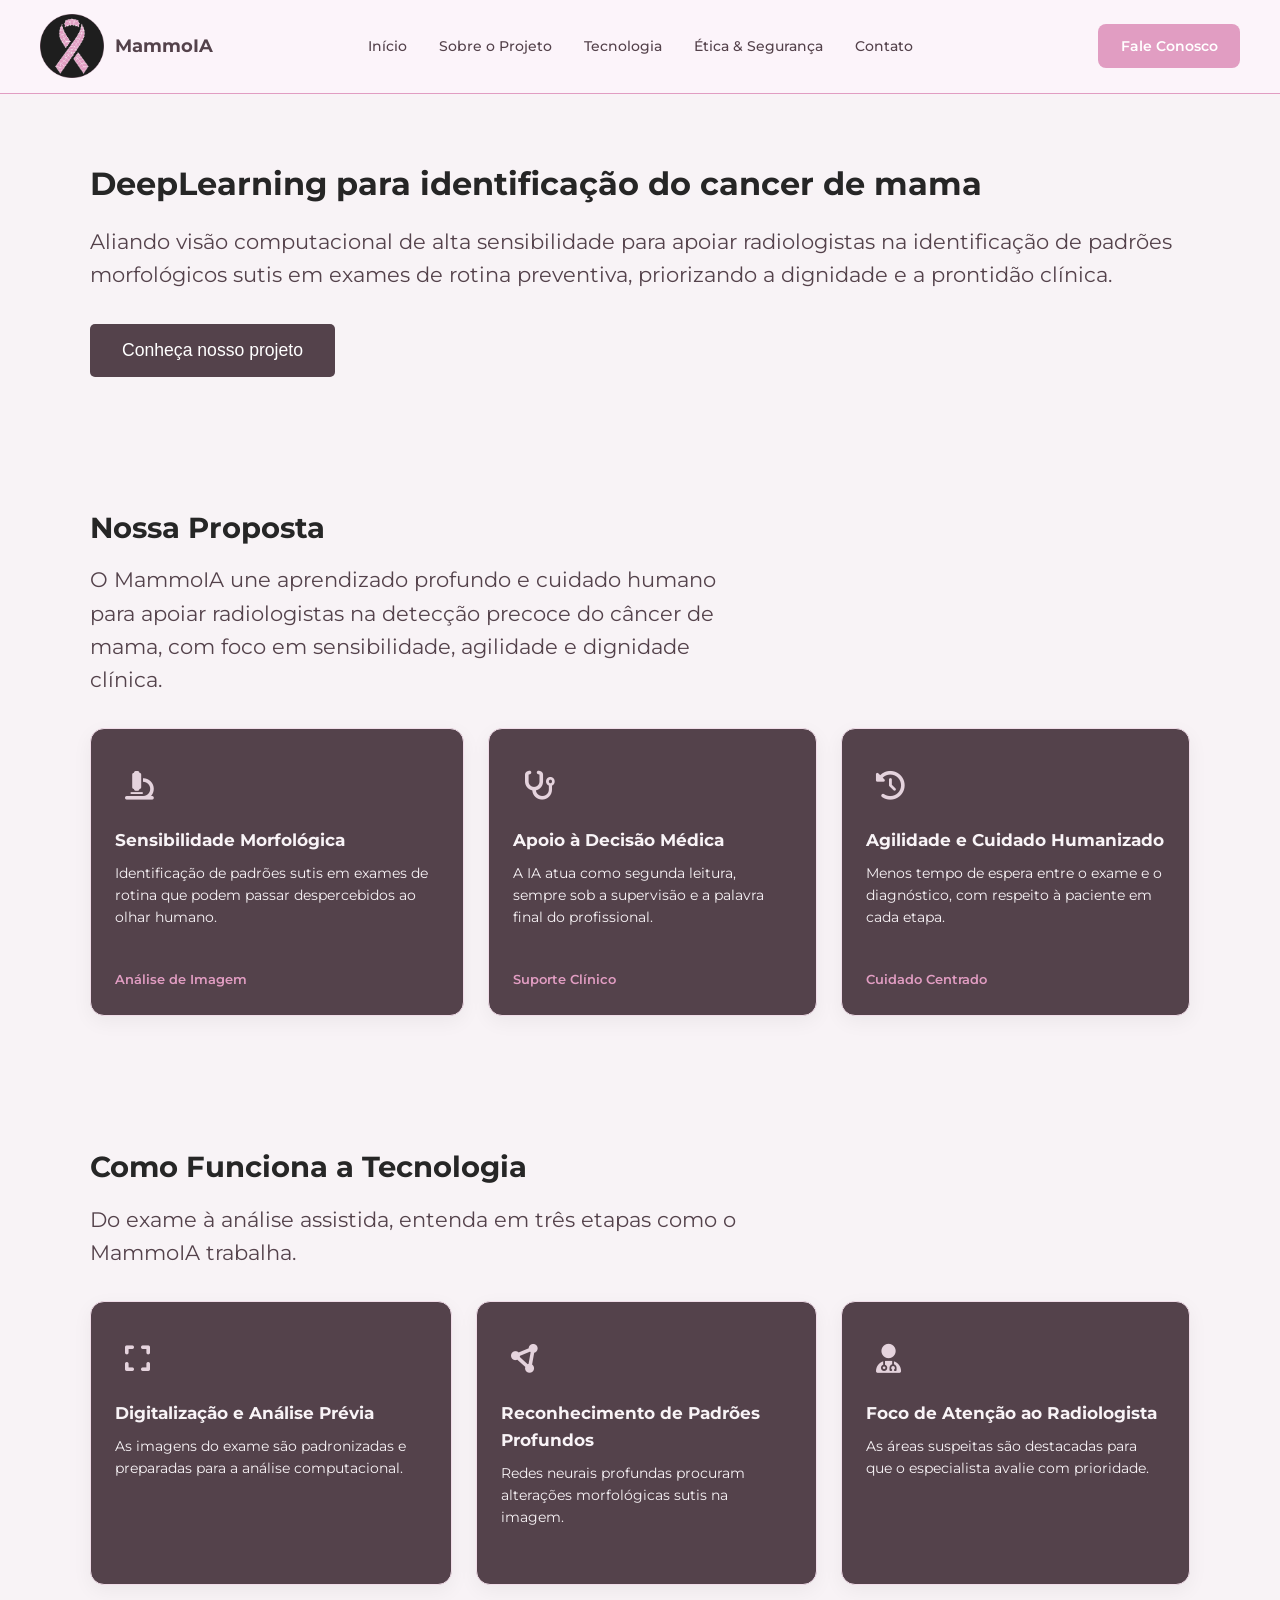
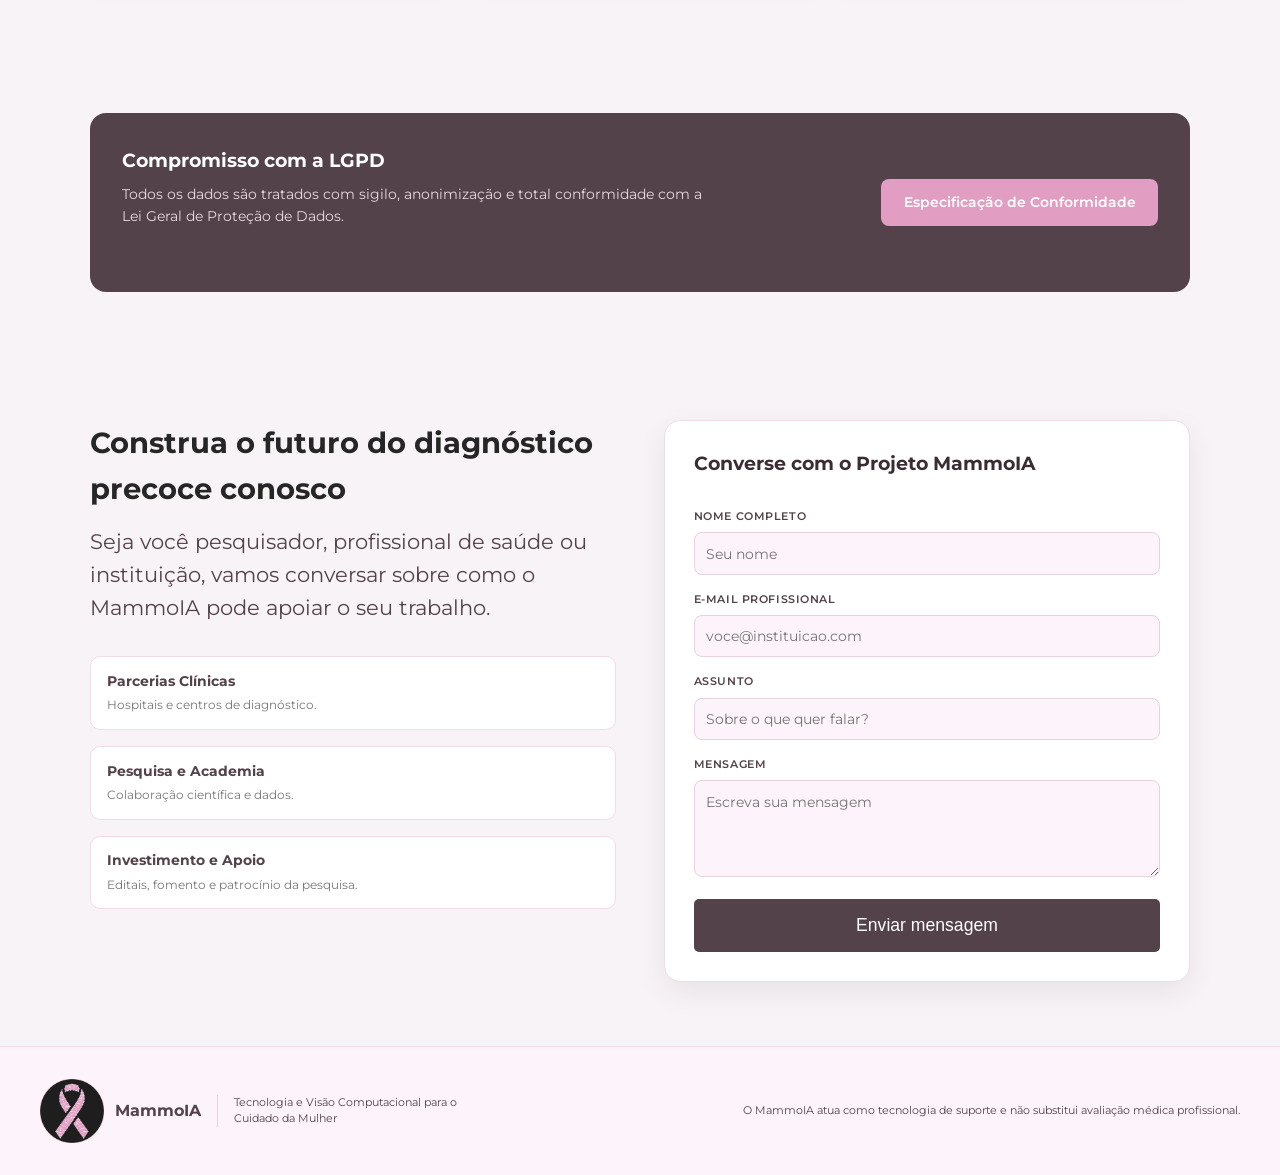
<file: index.html>
<!doctype html>
<html lang="pt-br">
  <head>
    <meta charset="UTF-8" />
    <meta name="viewport" content="width=device-width, initial-scale=1.0" />
    <link rel="stylesheet" href="style.css" />
    <link rel="preconnect" href="https://fonts.googleapis.com" />
    <link
      href="https://fonts.googleapis.com/css2?family=Montserrat:ital,wght@0,100..900;1,100..900&display=swap"
      rel="stylesheet"
    />
    <link rel="stylesheet" href="https://cdnjs.cloudflare.com/ajax/libs/font-awesome/6.5.1/css/all.min.css">
    <title>MammoIA</title>
  </head>
  <body>
    <header class="header">
      <div class="nav">
        <a href="#home" class="logo">
          <img class="logom" src="imgs/logo-mammoia.png" alt="Logo MammoIA">
          MammoIA
        </a>

        <nav class="menu">
          <a href="#home">Início</a>
          <a href="#sobre">Sobre o Projeto</a>
          <a href="#tecnologia">Tecnologia</a>
          <a href="#etica">Ética &amp; Segurança</a>
          <a href="#contato">Contato</a>
        </nav>

        <a href="#contato" class="btn-header">Fale Conosco</a>
      </div>
    </header>

    <section class="secao" id="home">
      <div class="secao-inner">
        <h1>DeepLearning para identificação do cancer de mama</h1>
        <p>
          Aliando visão computacional de alta sensibilidade para apoiar
          radiologistas na identificação de padrões morfológicos sutis em exames
          de rotina preventiva, priorizando a dignidade e a prontidão clínica.
        </p>
        <button class="btn-primary">Conheça nosso projeto</button>
      </div>
    </section>

    <section class="secao" id="sobre">
      <div class="secao-inner">
        <h2>Nossa Proposta</h2>
        <p class="secao-texto">
          O MammoIA une aprendizado profundo e cuidado humano para apoiar
          radiologistas na detecção precoce do câncer de mama, com foco em
          sensibilidade, agilidade e dignidade clínica.
        </p>

        <div class="cards">
          <article class="card-info">
            <div class="simbolo">
              <h2>
                <i class="fa-solid fa-microscope"></i>
              </h2>
            </div>
            <h3>Sensibilidade Morfológica</h3>
            <p>
              Identificação de padrões sutis em exames de rotina que podem
              passar despercebidos ao olhar humano.
            </p>
            <a href="#tecnologia" class="card-link">Análise de Imagem</a>
          </article>

          <article class="card-info">
            <div class="simbolo">
              <h2>
                <i class="fa-solid fa-stethoscope"></i>
              </h2>
            </div>
            <h3>Apoio à Decisão Médica</h3>
            <p>
              A IA atua como segunda leitura, sempre sob a supervisão e a
              palavra final do profissional.
            </p>
            <a href="#tecnologia" class="card-link">Suporte Clínico</a>
          </article>

          <article class="card-info">
            <div class="simbolo">
              <h2>
                <i class="fa-solid fa-clock-rotate-left"></i>
              </h2>
            </div>
            <h3>Agilidade e Cuidado Humanizado</h3>
            <p>
              Menos tempo de espera entre o exame e o diagnóstico, com respeito
              à paciente em cada etapa.
            </p>
            <a href="#etica" class="card-link">Cuidado Centrado</a>
          </article>
        </div>
      </div>
    </section>

    <section class="secao" id="tecnologia">
      <div class="secao-inner">
        <h2>Como Funciona a Tecnologia</h2>
        <p class="secao-texto">
          Do exame à análise assistida, entenda em três etapas como o MammoIA
          trabalha.
        </p>

        <div class="cards esquerda">
          <article class="card-info">
            <div class="simbolo">
              <h2>
                <i class="fa-solid fa-expand"></i>
              </h2>
            </div>
            <h3>Digitalização e Análise Prévia</h3>
            <p>
              As imagens do exame são padronizadas e preparadas para a análise
              computacional.
            </p>
          </article>

          <article class="card-info">
            <div class="simbolo">
              <h2>
                <i class="fa-solid fa-circle-nodes"></i>
              </h2>
            </div>
            <h3>Reconhecimento de Padrões Profundos</h3>
            <p>
              Redes neurais profundas procuram alterações morfológicas sutis na
              imagem.
            </p>
          </article>

          <article class="card-info">
            <div class="simbolo">
              <h2>
                <i class="fa-solid fa-user-doctor"></i>
              </h2>
            </div>
            <h3>Foco de Atenção ao Radiologista</h3>
            <p>
              As áreas suspeitas são destacadas para que o especialista avalie
              com prioridade.
            </p>
          </article>
        </div>
      </div>
    </section>

    <section class="secao" id="etica">
      <div class="secao-inner">
        <div class="banner-etica">
          <div>
            <h3>Compromisso com a LGPD</h3>
            <p>
              Todos os dados são tratados com sigilo, anonimização e total
              conformidade com a Lei Geral de Proteção de Dados.
            </p>
          </div>
          <a href="#contato" class="btn-rosa">Especificação de Conformidade</a>
        </div>
      </div>
    </section>

    <!-- CONTATO -->
    <section class="secao" id="contato">
      <div class="secao-inner contato-grid">
        <div>
          <h2>Construa o futuro do diagnóstico precoce conosco</h2>
          <p class="secao-texto">
            Seja você pesquisador, profissional de saúde ou instituição, vamos
            conversar sobre como o MammoIA pode apoiar o seu trabalho.
          </p>

          <ul class="contato-lista">
            <li>
              <strong>Parcerias Clínicas</strong><br /><small
                >Hospitais e centros de diagnóstico.</small
              >
            </li>
            <li>
              <strong>Pesquisa e Academia</strong><br /><small
                >Colaboração científica e dados.</small
              >
            </li>
            <li>
              <strong>Investimento e Apoio</strong><br /><small
                >Editais, fomento e patrocínio da pesquisa.</small
              >
            </li>
          </ul>
        </div>

        <form class="form-card">
          <h3>Converse com o Projeto MammoIA</h3>

          <label for="nome">Nome completo</label>
          <input type="text" id="nome" placeholder="Seu nome" />

          <label for="email">E-mail profissional</label>
          <input type="email" id="email" placeholder="voce@instituicao.com" />

          <label for="assunto">Assunto</label>
          <input
            type="text"
            id="assunto"
            placeholder="Sobre o que quer falar?"
          />

          <label for="msg">Mensagem</label>
          <textarea
            id="msg"
            rows="4"
            placeholder="Escreva sua mensagem"
          ></textarea>

          <button type="submit" class="btn-primary">Enviar mensagem</button>
        </form>
      </div>
    </section>

    <footer class="footer">
      <div class="footer-inner">
        <div class="footer-marca">
          <a href="#home" class="logo footer-logo">
            <img class="logom" src="imgs/logo-mammoia.png" alt="Logo MammoIA">
            MammoIA
          </a>
          <p class="footer-slogan">
            Tecnologia e Visão Computacional para o Cuidado da Mulher
          </p>
        </div>

        <p class="footer-aviso">
          O MammoIA atua como tecnologia de suporte e não substitui avaliação
          médica profissional.
        </p>
      </div>
    </footer>
  </body>
</html>
</file>
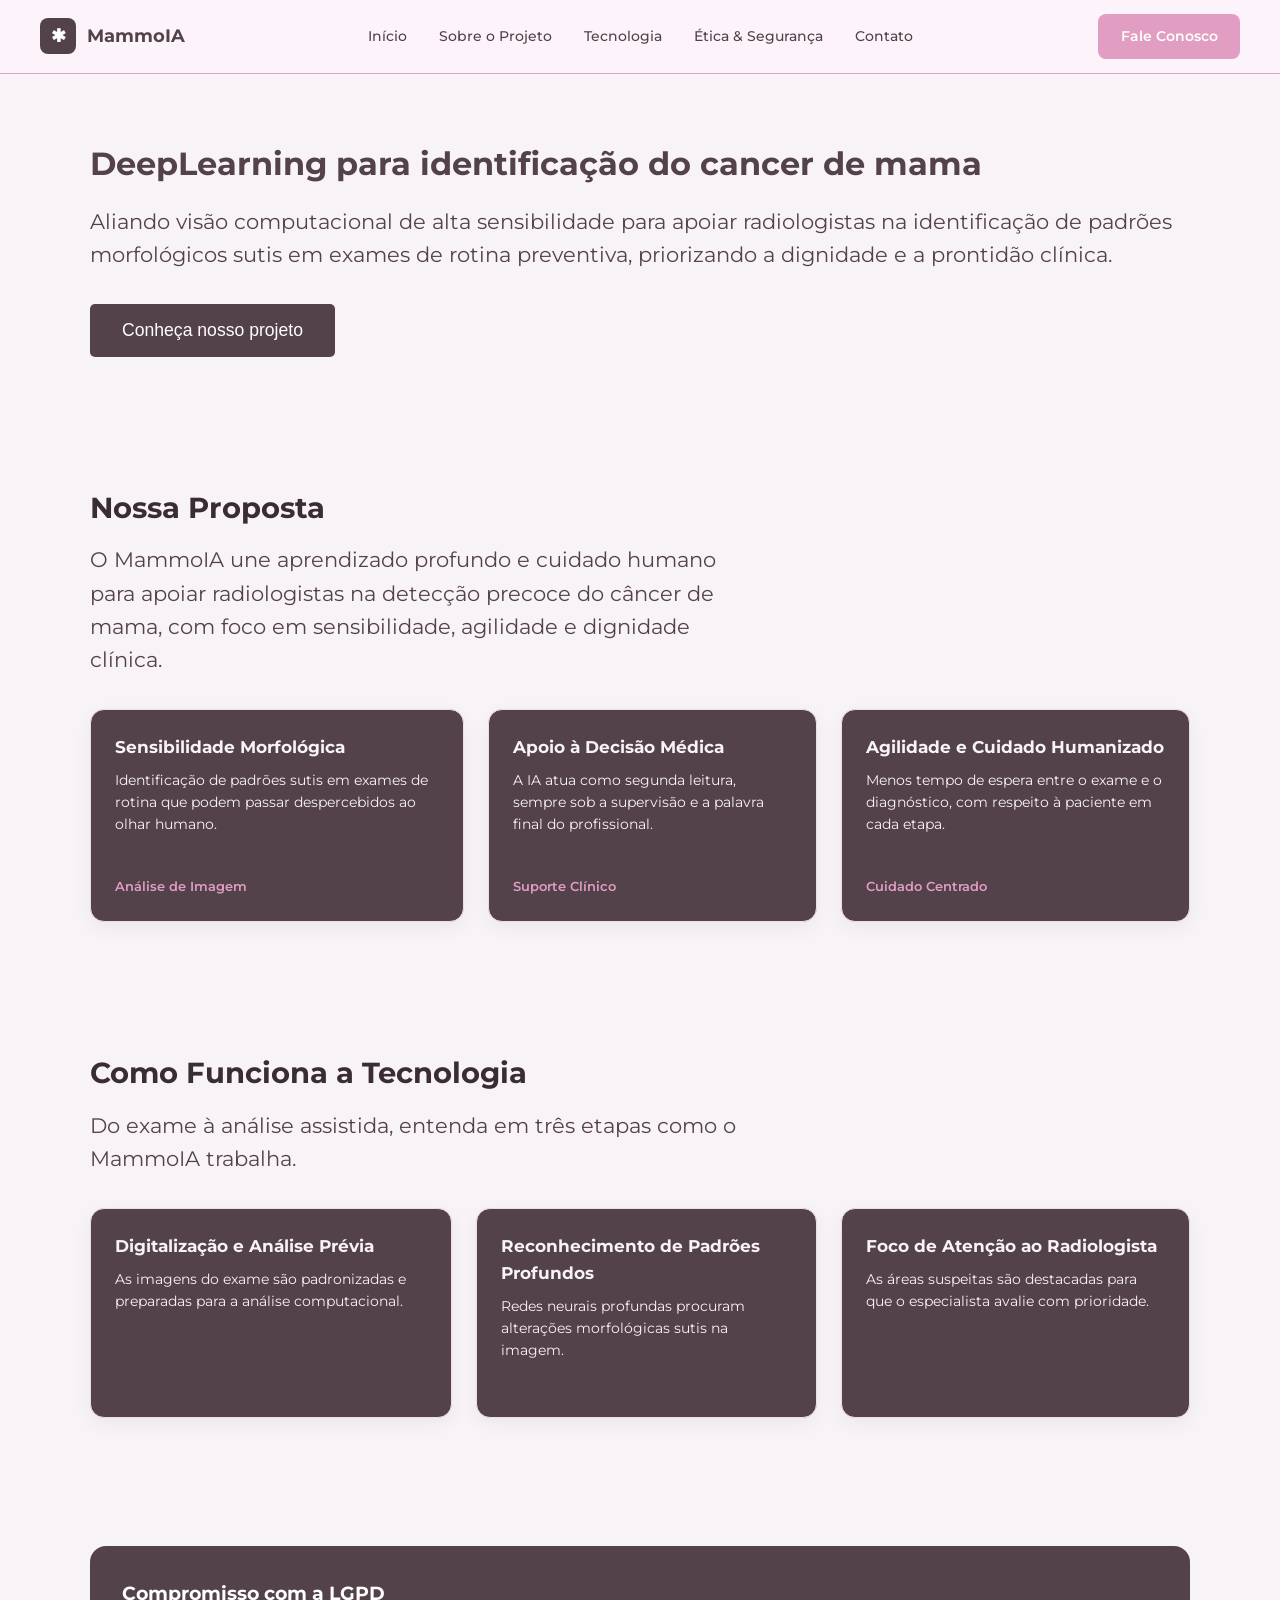
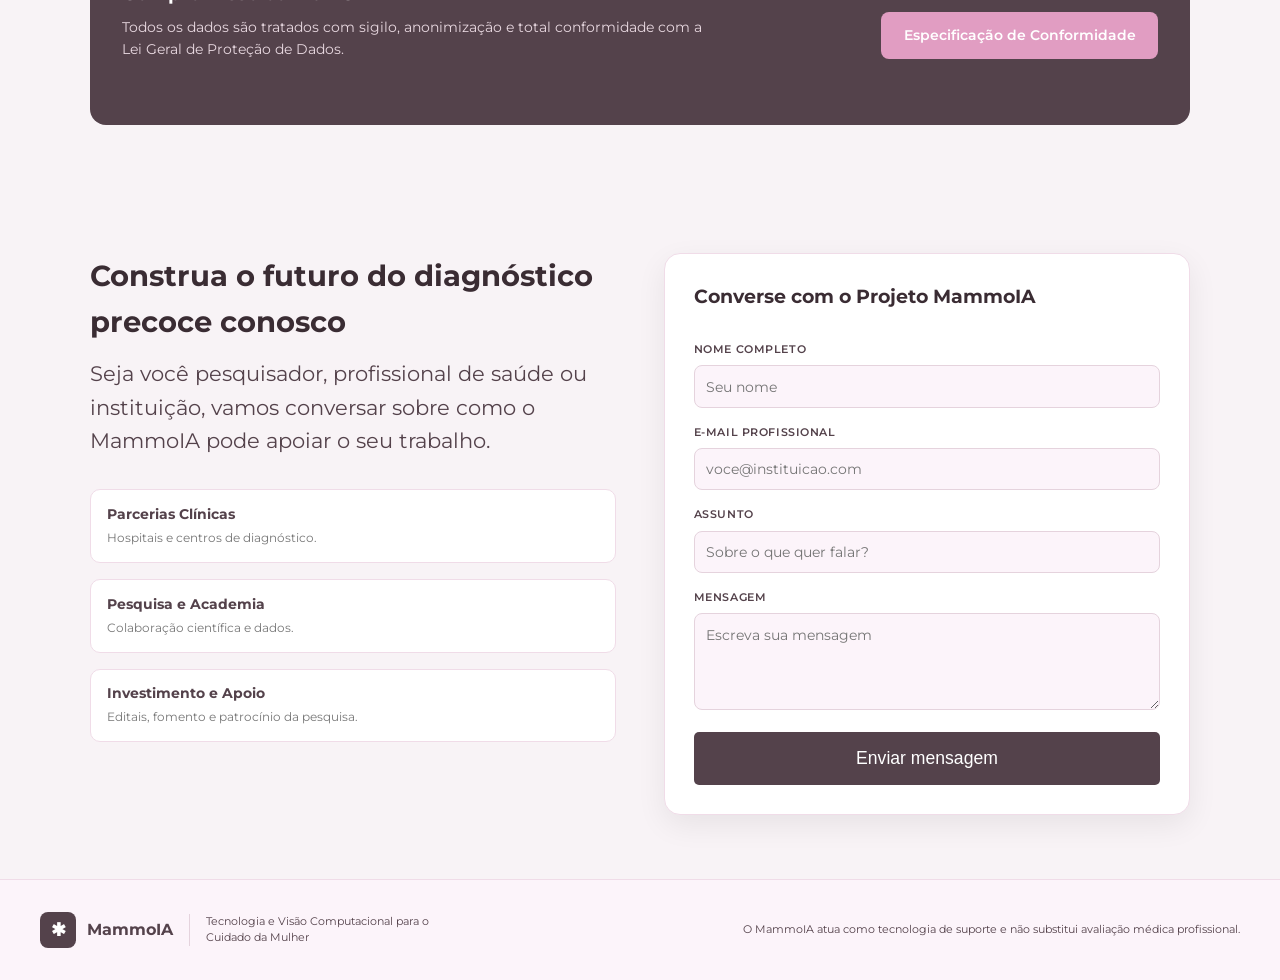
<file: Docs/index.html>
<!doctype html>
<html lang="pt-br">
  <head>
    <meta charset="UTF-8" />
    <meta name="viewport" content="width=device-width, initial-scale=1.0" />
    <link rel="stylesheet" href="style.css" />
    <link rel="preconnect" href="https://fonts.googleapis.com" />
    <link rel="preconnect" href="https://fonts.gstatic.com" crossorigin />
    <link
      href="https://fonts.googleapis.com/css2?family=Montserrat:ital,wght@0,100..900;1,100..900&display=swap"
      rel="stylesheet"
    />
    <title>MammoIA</title>
  </head>
  <body>
    <header class="header">
      <div class="nav">
        <a href="#home" class="logo">
          <span class="logo-icone">✱</span>
          MammoIA
        </a>

        <nav class="menu">
          <a href="#home">Início</a>
          <a href="#sobre">Sobre o Projeto</a>
          <a href="#tecnologia">Tecnologia</a>
          <a href="#etica">Ética &amp; Segurança</a>
          <a href="#contato">Contato</a>
        </nav>

        <a href="#contato" class="btn-header">Fale Conosco</a>
      </div>
    </header>

    <section class="secao" id="home">
      <div class="secao-inner">
        <h1>DeepLearning para identificação do cancer de mama</h1>
        <p>
          Aliando visão computacional de alta sensibilidade para apoiar
          radiologistas na identificação de padrões morfológicos sutis em exames
          de rotina preventiva, priorizando a dignidade e a prontidão clínica.
        </p>
        <button class="btn-primary">Conheça nosso projeto</button>
      </div>
    </section>

    <section class="secao" id="sobre">
      <div class="secao-inner">
        <h2>Nossa Proposta</h2>
        <p class="secao-texto">
          O MammoIA une aprendizado profundo e cuidado humano para apoiar
          radiologistas na detecção precoce do câncer de mama, com foco em
          sensibilidade, agilidade e dignidade clínica.
        </p>

        <div class="cards">
          <article class="card-info">
            <h3>Sensibilidade Morfológica</h3>
            <p>
              Identificação de padrões sutis em exames de rotina que podem
              passar despercebidos ao olhar humano.
            </p>
            <a href="#tecnologia" class="card-link">Análise de Imagem</a>
          </article>

          <article class="card-info">
            <h3>Apoio à Decisão Médica</h3>
            <p>
              A IA atua como segunda leitura, sempre sob a supervisão e a
              palavra final do profissional.
            </p>
            <a href="#tecnologia" class="card-link">Suporte Clínico</a>
          </article>

          <article class="card-info">
            <h3>Agilidade e Cuidado Humanizado</h3>
            <p>
              Menos tempo de espera entre o exame e o diagnóstico, com respeito
              à paciente em cada etapa.
            </p>
            <a href="#etica" class="card-link">Cuidado Centrado</a>
          </article>
        </div>
      </div>
    </section>

    <section class="secao" id="tecnologia">
      <div class="secao-inner">
        <h2>Como Funciona a Tecnologia</h2>
        <p class="secao-texto">
          Do exame à análise assistida, entenda em três etapas como o MammoIA
          trabalha.
        </p>

        <div class="cards esquerda">
          <article class="card-info">
            <h3>Digitalização e Análise Prévia</h3>
            <p>
              As imagens do exame são padronizadas e preparadas para a análise
              computacional.
            </p>
          </article>

          <article class="card-info">
            <h3>Reconhecimento de Padrões Profundos</h3>
            <p>
              Redes neurais profundas procuram alterações morfológicas sutis na
              imagem.
            </p>
          </article>

          <article class="card-info">
            <h3>Foco de Atenção ao Radiologista</h3>
            <p>
              As áreas suspeitas são destacadas para que o especialista avalie
              com prioridade.
            </p>
          </article>
        </div>
      </div>
    </section>

    <section class="secao" id="etica">
      <div class="secao-inner">
        <div class="banner-etica">
          <div>
            <h3>Compromisso com a LGPD</h3>
            <p>
              Todos os dados são tratados com sigilo, anonimização e total
              conformidade com a Lei Geral de Proteção de Dados.
            </p>
          </div>
          <a href="#contato" class="btn-rosa">Especificação de Conformidade</a>
        </div>
      </div>
    </section>

    <!-- CONTATO -->
    <section class="secao" id="contato">
      <div class="secao-inner contato-grid">
        <div>
          <h2>Construa o futuro do diagnóstico precoce conosco</h2>
          <p class="secao-texto">
            Seja você pesquisador, profissional de saúde ou instituição, vamos
            conversar sobre como o MammoIA pode apoiar o seu trabalho.
          </p>

          <ul class="contato-lista">
            <li>
              <strong>Parcerias Clínicas</strong><br /><small
                >Hospitais e centros de diagnóstico.</small
              >
            </li>
            <li>
              <strong>Pesquisa e Academia</strong><br /><small
                >Colaboração científica e dados.</small
              >
            </li>
            <li>
              <strong>Investimento e Apoio</strong><br /><small
                >Editais, fomento e patrocínio da pesquisa.</small
              >
            </li>
          </ul>
        </div>

        <form class="form-card">
          <h3>Converse com o Projeto MammoIA</h3>

          <label for="nome">Nome completo</label>
          <input type="text" id="nome" placeholder="Seu nome" />

          <label for="email">E-mail profissional</label>
          <input type="email" id="email" placeholder="voce@instituicao.com" />

          <label for="assunto">Assunto</label>
          <input
            type="text"
            id="assunto"
            placeholder="Sobre o que quer falar?"
          />

          <label for="msg">Mensagem</label>
          <textarea
            id="msg"
            rows="4"
            placeholder="Escreva sua mensagem"
          ></textarea>

          <button type="submit" class="btn-primary">Enviar mensagem</button>
        </form>
      </div>
    </section>

    <footer class="footer">
      <div class="footer-inner">
        <div class="footer-marca">
          <a href="#home" class="logo footer-logo">
            <span class="logo-icone">✱</span>
            MammoIA
          </a>
          <p class="footer-slogan">
            Tecnologia e Visão Computacional para o Cuidado da Mulher
          </p>
        </div>

        <p class="footer-aviso">
          O MammoIA atua como tecnologia de suporte e não substitui avaliação
          médica profissional.
        </p>
      </div>
    </footer>
  </body>
</html>
</file>
<file: style.css>
* {
  margin: 0;
  padding: 0;
  box-sizing: border-box;
}

body {
  font-family: Montserrat;
  line-height: 1.6;
  color: #f8f3f6;
  background-color: #f8f3f6;
}

.container {
  margin: 0;
  padding: 0;
  max-width: 1200px;
}

.header {
  background-color: #fcf4fa;
  position: sticky;
  top: 0;
  z-index: 100;
  padding: 0.9rem 2rem;
  border-bottom: 1px solid #e19dc2;
}

.nav {
  max-width: 1200px;
  margin: 0 auto;
  display: grid;
  grid-template-columns: 1fr auto 1fr;
  align-items: center;
}

.logo {
  display: flex;
  align-items: center;
  gap: 0.7rem;
  font-weight: 700;
  font-size: 1.1rem;
  color: #54424b;
  text-decoration: none;
  justify-self: start;
}

.logo-icone {
  width: 36px;
  height: 36px;
  background-color: #54424b;
  color: white;
  border-radius: 8px;
  display: flex;
  align-items: center;
  justify-content: center;
  font-size: 1.1rem;
}

.logom {
  height: 4rem;
}

.menu {
  display: flex;
  gap: 2rem;
}

.menu a {
  color: #54424b;
  text-decoration: none;
  font-size: 0.85rem;
  font-weight: 500;
  transition: color 0.3s;
}

.menu a:hover {
  color: #c0558c;
}

.btn-header {
  justify-self: end;
  background-color: #e19dc2;
  color: white;
  text-decoration: none;
  font-size: 0.85rem;
  font-weight: 600;
  padding: 0.7rem 1.4rem;
  border-radius: 8px;
  transition: background-color 0.3s;
}

.btn-header:hover {
  background-color: #d87ba8;
}

.secao {
  padding: 4rem 2rem;
  color: #54424b;
}

.secao h1 {
  font-size: 2rem;
  margin-bottom: 1rem;
  color: #262626;
}
.secao p {
  font-size: 1.3rem;
  margin-bottom: 2rem;
  flex-wrap: wrap;
}
.btn-primary {
  background-color: #54424b;
  color: white;
  padding: 1rem 2rem;
  border: none;
  border-radius: 5px;
  font-size: 1.1rem;
  cursor: pointer;
  transition: background-color 0.5s;
}
.btn-primary:hover {
  background-color: #e19dc2;
}

.secao-inner {
  max-width: 1100px;
  margin: 0 auto;
}

.secao-inner.centro {
  text-align: center;
}
h2 {
  font-size: 1.8rem;
  color: #262626;
  margin-bottom: 0.8rem;
}
.secao-texto {
  max-width: 650px;
  font-size: 0.95rem;
  margin-bottom: 2rem;
}
.centro .secao-texto {
  margin-left: auto;
  margin-right: auto;
}

.simbolo {
  border-radius: 4px;
  max-width: 3rem;
  padding: 10px;
  height: 4rem;
}
.simbolo h2 {
  color: #e5d3dd;
}

.cards {
  display: flex;
  flex-direction: row;
  grid-template-columns: repeat(3, 1fr);
  gap: 1.5rem;
  color: #f8f3f6;
}
.cards.esquerda {
  text-align: left;
  flex-direction: colum;
}
.card-info {
  background: #54424b;
  border: 1px solid #f0dce8;
  border-radius: 14px;
  padding: 1.5rem;
  box-shadow: 0 6px 20px rgba(0, 0, 0, 0.05);
  display: flex;
  flex-direction: column;
  gap: 0.6rem;
}
.card-info h3 {
  font-size: 1.05rem;
}
.card-info p {
  font-size: 0.85rem;
  flex-grow: 1;
}

.card-link {
  font-size: 0.8rem;
  font-weight: 600;
  color: #e19dc2;
  text-decoration: none;
}
.card-link:hover {
  text-decoration: underline;
}

.banner-etica {
  background-color: #54424b;
  color: white;
  border-radius: 16px;
  padding: 2rem;
  display: flex;
  align-items: center;
  justify-content: space-between;
  gap: 2rem;
}
.banner-etica h3 {
  font-size: 1.2rem;
  margin-bottom: 0.5rem;
}
.banner-etica p {
  font-size: 0.85rem;
  color: #e8d8e0;
  max-width: 600px;
}
.btn-rosa {
  background-color: #e19dc2;
  color: white;
  text-decoration: none;
  font-size: 0.85rem;
  font-weight: 600;
  padding: 0.8rem 1.4rem;
  border-radius: 8px;
  white-space: nowrap;
  transition: background-color 0.3s;
}
.btn-rosa:hover {
  background-color: #d87ba8;
}

/* ===== Contato ===== */
.contato-grid {
  display: grid;
  grid-template-columns: 1fr 1fr;
  gap: 3rem;
  align-items: start;
}
.contato-lista {
  list-style: none;
  display: flex;
  flex-direction: column;
  gap: 1rem;
}
.contato-lista li {
  background: white;
  border: 1px solid #f0dce8;
  border-radius: 10px;
  padding: 0.8rem 1rem;
  font-size: 0.9rem;
}
.contato-lista small {
  color: #777;
}

.form-card {
  background: white;
  border: 1px solid #f0dce8;
  border-radius: 16px;
  padding: 1.8rem;
  box-shadow: 0 10px 30px rgba(0, 0, 0, 0.07);
  display: flex;
  flex-direction: column;
  gap: 0.4rem;
}
.form-card h3 {
  margin-bottom: 0.8rem;
  color: #3a2c33;
}
.form-card label {
  font-size: 0.7rem;
  font-weight: 600;
  text-transform: uppercase;
  letter-spacing: 0.05em;
  margin-top: 0.6rem;
}
.form-card input,
.form-card textarea {
  font-family: inherit;
  font-size: 0.9rem;
  padding: 0.7rem;
  border: 1px solid #e5d3dd;
  border-radius: 8px;
  background: #fcf4fa;
  color: #f8f3f6;
  resize: vertical;
}
.form-card input:focus,
.form-card textarea:focus {
  outline: 2px solid #e19dc2;
}
.form-card .btn-primary {
  margin-top: 1rem;
}

.footer {
  background-color: #fcf4fa;
  border-top: 1px solid #f0dce8;
  padding: 2rem;
}

.footer-inner {
  max-width: 1200px;
  margin: 0 auto;
  display: flex;
  justify-content: space-between;
  align-items: center;
  gap: 2rem;
}

/* Bloco esquerdo: logo + linha + slogan */
.footer-marca {
  display: flex;
  align-items: center;
  gap: 1rem;
}

.footer-logo {
  font-size: 1rem;
}

.footer-slogan {
  max-width: 280px;
  font-size: 0.7rem;
  line-height: 1.4;
  color: #54424b;
  padding-left: 1rem;
  border-left: 1px solid #e5d3dd;
}

.footer-aviso {
  max-width: 520px;
  font-size: 0.7rem;
  line-height: 1.4;
  color: #54424b;
  text-align: right;
}

@media (max-width: 800px) {
  .footer-inner,
  .footer-marca {
    flex-direction: column;
    align-items: flex-start;
  }
  .footer-aviso {
    text-align: left;
  }
}
</file>
<file: Docs/style.css>
* {
  margin: 0;
  padding: 0;
  box-sizing: border-box;
}

body {
  font-family: Montserrat;
  line-height: 1.6;
  color: #f8f3f6;
  background-color: #f8f3f6;
}

.container {
  margin: 0;
  padding: 0;
  max-width: 1200px;
}

.header {
  background-color: #fcf4fa;
  position: sticky;
  top: 0;
  z-index: 100;
  padding: 0.9rem 2rem;
  border-bottom: 1px solid #e19dc2;
}

.nav {
  max-width: 1200px;
  margin: 0 auto;
  display: grid;
  grid-template-columns: 1fr auto 1fr;
  align-items: center;
}

.logo {
  display: flex;
  align-items: center;
  gap: 0.7rem;
  font-weight: 700;
  font-size: 1.1rem;
  color: #54424b;
  text-decoration: none;
  justify-self: start;
}

.logo-icone {
  width: 36px;
  height: 36px;
  background-color: #54424b;
  color: white;
  border-radius: 8px;
  display: flex;
  align-items: center;
  justify-content: center;
  font-size: 1.1rem;
}

.menu {
  display: flex;
  gap: 2rem;
}

.menu a {
  color: #54424b;
  text-decoration: none;
  font-size: 0.85rem;
  font-weight: 500;
  transition: color 0.3s;
}

.menu a:hover {
  color: #c0558c;
}

.btn-header {
  justify-self: end;
  background-color: #e19dc2;
  color: white;
  text-decoration: none;
  font-size: 0.85rem;
  font-weight: 600;
  padding: 0.7rem 1.4rem;
  border-radius: 8px;
  transition: background-color 0.3s;
}

.btn-header:hover {
  background-color: #d87ba8;
}

.secao {
  padding: 4rem 2rem;
  color: #54424b;
}

.secao h1 {
  font-size: 2rem;
  margin-bottom: 1rem;
}
.secao p {
  font-size: 1.3rem;
  margin-bottom: 2rem;
  flex-wrap: wrap;
}
.btn-primary {
  background-color: #54424b;
  color: white;
  padding: 1rem 2rem;
  border: none;
  border-radius: 5px;
  font-size: 1.1rem;
  cursor: pointer;
  transition: background-color 0.5s;
}
.btn-primary:hover {
  background-color: #e19dc2;
}

.secao-inner {
  max-width: 1100px;
  margin: 0 auto;
}

.secao-inner.centro {
  text-align: center;
}
.secao h2 {
  font-size: 1.8rem;
  color: #3a2c33;
  margin-bottom: 0.8rem;
}
.secao-texto {
  max-width: 650px;
  font-size: 0.95rem;
  margin-bottom: 2rem;
}
.centro .secao-texto {
  margin-left: auto;
  margin-right: auto;
}

.cards {
  display: flex;
  flex-direction: row;
  grid-template-columns: repeat(3, 1fr);
  gap: 1.5rem;
  color: #f8f3f6;
}
.cards.esquerda {
  text-align: left;
  flex-direction: colum;
}
.card-info {
  background: #54424b;
  border: 1px solid #f0dce8;
  border-radius: 14px;
  padding: 1.5rem;
  box-shadow: 0 6px 20px rgba(0, 0, 0, 0.05);
  display: flex;
  flex-direction: column;
  gap: 0.6rem;
}
.card-info h3 {
  font-size: 1.05rem;
}
.card-info p {
  font-size: 0.85rem;
  flex-grow: 1;
}

.card-link {
  font-size: 0.8rem;
  font-weight: 600;
  color: #e19dc2;
  text-decoration: none;
}
.card-link:hover {
  text-decoration: underline;
}

.banner-etica {
  background-color: #54424b;
  color: white;
  border-radius: 16px;
  padding: 2rem;
  display: flex;
  align-items: center;
  justify-content: space-between;
  gap: 2rem;
}
.banner-etica h3 {
  font-size: 1.2rem;
  margin-bottom: 0.5rem;
}
.banner-etica p {
  font-size: 0.85rem;
  color: #e8d8e0;
  max-width: 600px;
}
.btn-rosa {
  background-color: #e19dc2;
  color: white;
  text-decoration: none;
  font-size: 0.85rem;
  font-weight: 600;
  padding: 0.8rem 1.4rem;
  border-radius: 8px;
  white-space: nowrap;
  transition: background-color 0.3s;
}
.btn-rosa:hover {
  background-color: #d87ba8;
}

/* ===== Contato ===== */
.contato-grid {
  display: grid;
  grid-template-columns: 1fr 1fr;
  gap: 3rem;
  align-items: start;
}
.contato-lista {
  list-style: none;
  display: flex;
  flex-direction: column;
  gap: 1rem;
}
.contato-lista li {
  background: white;
  border: 1px solid #f0dce8;
  border-radius: 10px;
  padding: 0.8rem 1rem;
  font-size: 0.9rem;
}
.contato-lista small {
  color: #777;
}

.form-card {
  background: white;
  border: 1px solid #f0dce8;
  border-radius: 16px;
  padding: 1.8rem;
  box-shadow: 0 10px 30px rgba(0, 0, 0, 0.07);
  display: flex;
  flex-direction: column;
  gap: 0.4rem;
}
.form-card h3 {
  margin-bottom: 0.8rem;
  color: #3a2c33;
}
.form-card label {
  font-size: 0.7rem;
  font-weight: 600;
  text-transform: uppercase;
  letter-spacing: 0.05em;
  margin-top: 0.6rem;
}
.form-card input,
.form-card textarea {
  font-family: inherit;
  font-size: 0.9rem;
  padding: 0.7rem;
  border: 1px solid #e5d3dd;
  border-radius: 8px;
  background: #fcf4fa;
  color: #f8f3f6;
  resize: vertical;
}
.form-card input:focus,
.form-card textarea:focus {
  outline: 2px solid #e19dc2;
}
.form-card .btn-primary {
  margin-top: 1rem;
}

.footer {
  background-color: #fcf4fa;
  border-top: 1px solid #f0dce8;
  padding: 2rem;
}

.footer-inner {
  max-width: 1200px;
  margin: 0 auto;
  display: flex;
  justify-content: space-between;
  align-items: center;
  gap: 2rem;
}

/* Bloco esquerdo: logo + linha + slogan */
.footer-marca {
  display: flex;
  align-items: center;
  gap: 1rem;
}

.footer-logo {
  font-size: 1rem;
}

.footer-slogan {
  max-width: 280px;
  font-size: 0.7rem;
  line-height: 1.4;
  color: #54424b;
  padding-left: 1rem;
  border-left: 1px solid #e5d3dd;
}

.footer-aviso {
  max-width: 520px;
  font-size: 0.7rem;
  line-height: 1.4;
  color: #54424b;
  text-align: right;
}

@media (max-width: 800px) {
  .footer-inner,
  .footer-marca {
    flex-direction: column;
    align-items: flex-start;
  }
  .footer-aviso {
    text-align: left;
  }
}
</file>
